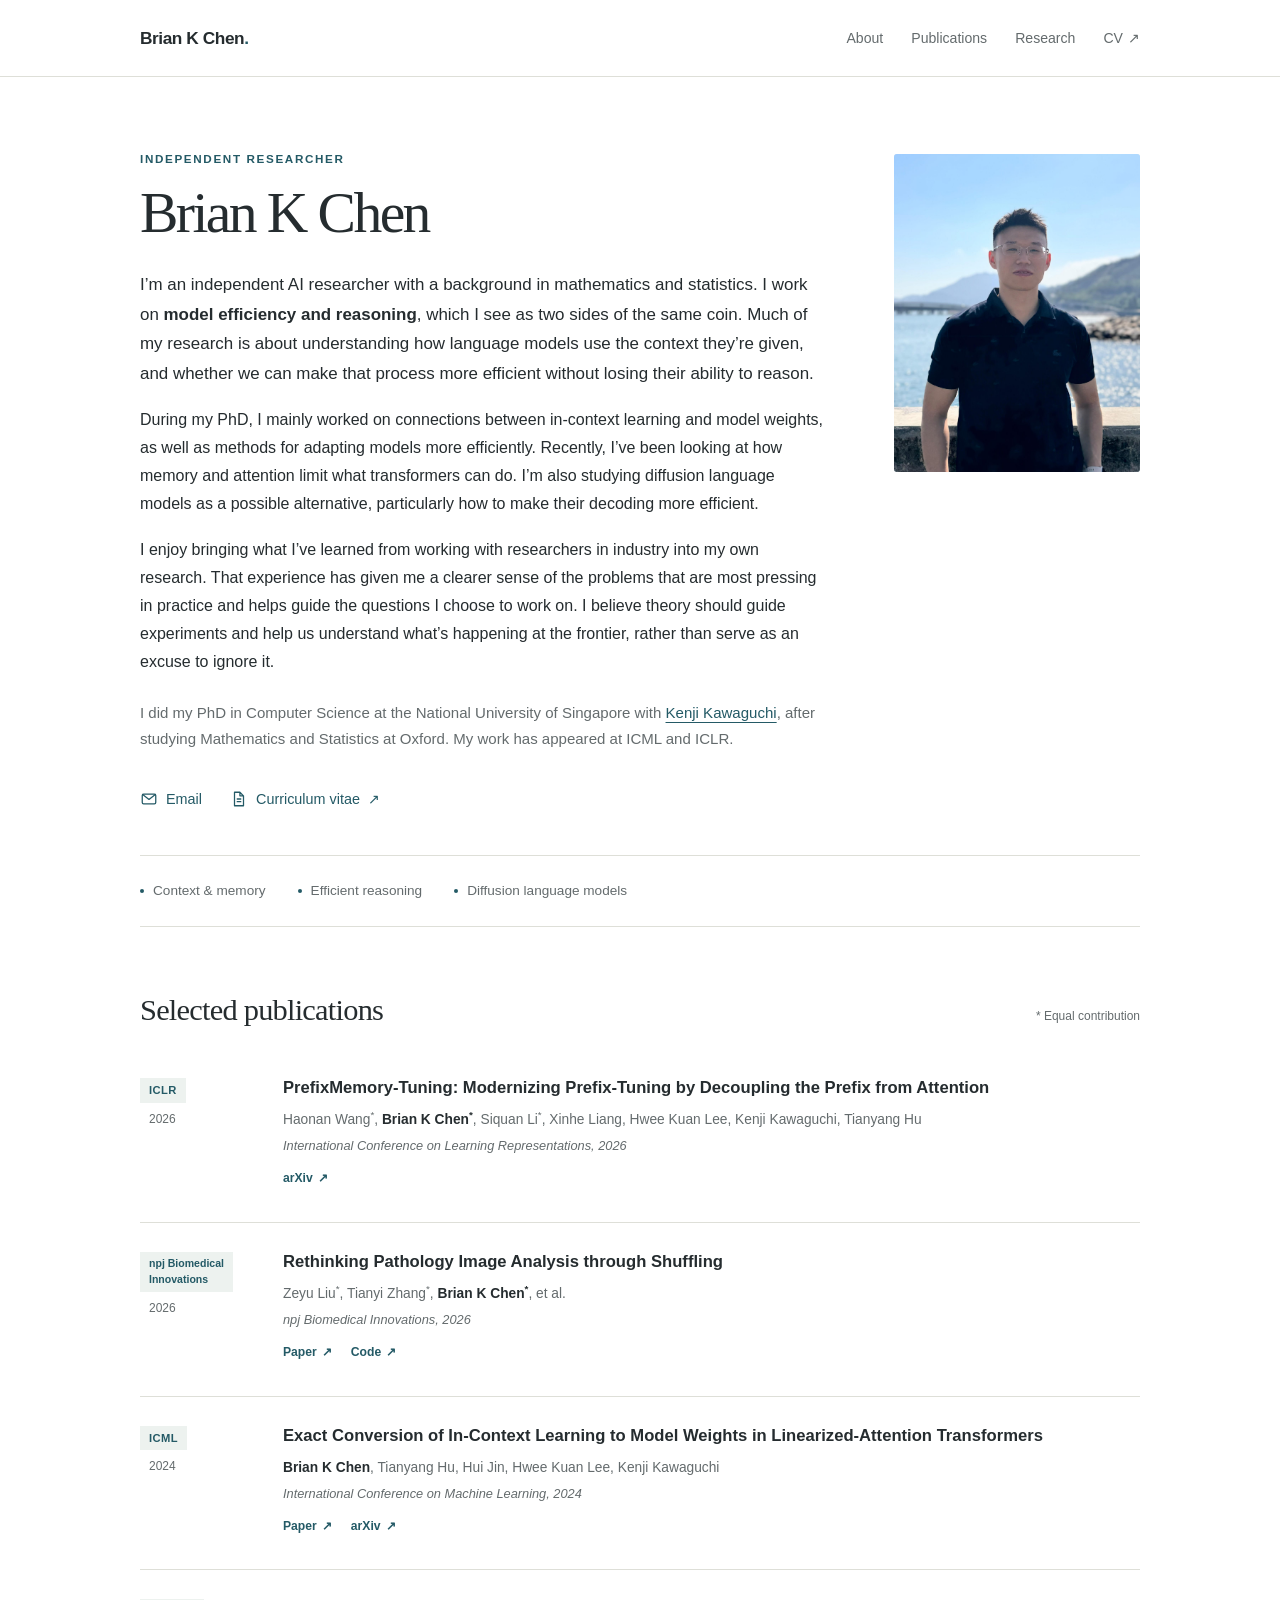
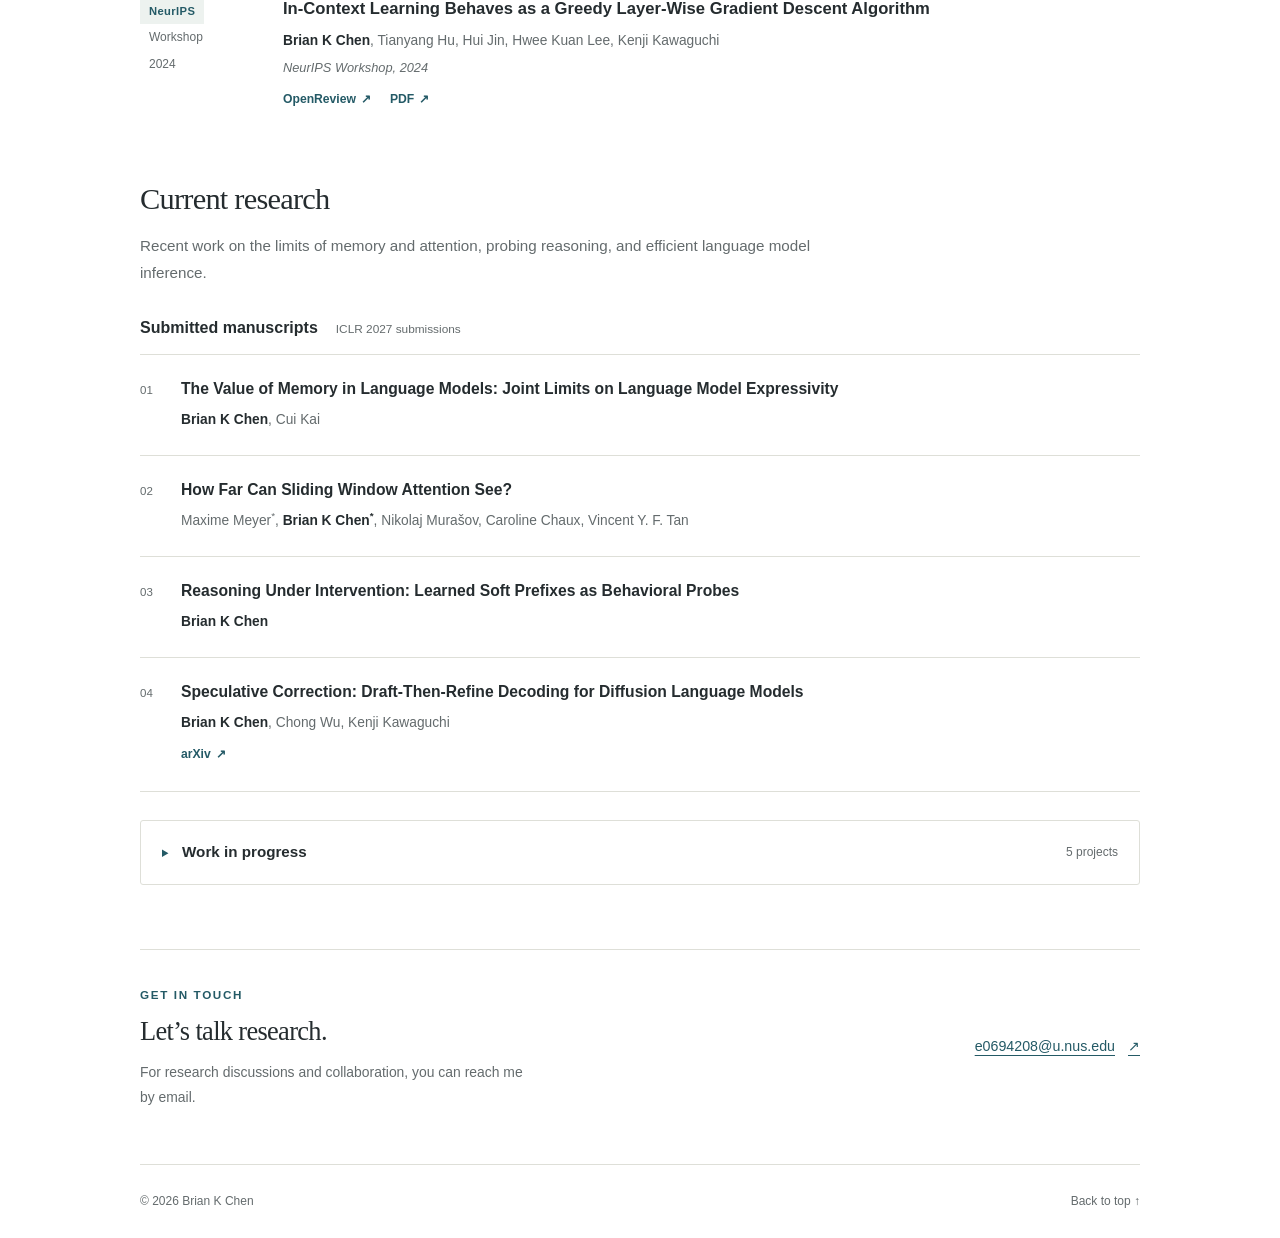
<file: index.html>
<!doctype html>
<html lang="en">
<head>
  <meta charset="utf-8">
  <meta name="viewport" content="width=device-width, initial-scale=1">
  <meta name="description" content="Brian K Chen is an independent AI researcher working on model efficiency, reasoning, transformer context and memory, and diffusion language models.">
  <meta name="theme-color" content="#ffffff">
  <meta property="og:type" content="website">
  <meta property="og:title" content="Brian K Chen · Independent Researcher">
  <meta property="og:description" content="Research on model efficiency and reasoning, context and memory in transformers, and diffusion language models.">
  <title>Brian K Chen · Independent Researcher</title>
  <link rel="icon" href="assets/favicon.svg" type="image/svg+xml">
  <link rel="stylesheet" href="styles.css">
</head>
<body>
  <a class="skip-link" href="#main">Skip to content</a>
  <header class="site-header">
    <nav class="navigation page-width" aria-label="Main navigation">
      <a class="wordmark" href="./" aria-label="Brian K Chen, home">Brian K Chen<span aria-hidden="true">.</span></a>
      <ul class="nav-links">
        <li><a href="#about">About</a></li>
        <li><a href="#publications">Publications</a></li>
        <li><a href="#research">Research</a></li>
        <li><a href="cv.html">CV <span aria-hidden="true">↗</span></a></li>
      </ul>
    </nav>
  </header>

  <main id="main" class="page-width">
    <!-- ABOUT: edit your introduction, education, and contact links here. -->
    <section id="about" class="about" aria-labelledby="name">
      <div class="intro">
        <p class="eyebrow">Independent Researcher</p>
        <h1 id="name">Brian K Chen</h1>
        <p class="intro-lead">I’m an independent AI researcher with a background in mathematics and statistics. I work on <strong>model efficiency and reasoning</strong>, which I see as two sides of the same coin. Much of my research is about understanding how language models use the context they’re given, and whether we can make that process more efficient without losing their ability to reason.</p>
        <p>During my PhD, I mainly worked on connections between in-context learning and model weights, as well as methods for adapting models more efficiently. Recently, I’ve been looking at how memory and attention limit what transformers can do. I’m also studying diffusion language models as a possible alternative, particularly how to make their decoding more efficient.</p>
        <p>I enjoy bringing what I’ve learned from working with researchers in industry into my own research. That experience has given me a clearer sense of the problems that are most pressing in practice and helps guide the questions I choose to work on. I believe theory should guide experiments and help us understand what’s happening at the frontier, rather than serve as an excuse to ignore it.</p>
        <p class="background">I did my PhD in Computer Science at the National University of Singapore with <a href="https://ml.comp.nus.edu.sg/">Kenji Kawaguchi</a>, after studying Mathematics and Statistics at Oxford. My work has appeared at ICML and ICLR.</p>
        <div class="profile-links" aria-label="Contact and CV">
          <a href="mailto:e0694208@u.nus.edu"><svg viewBox="0 0 20 20" aria-hidden="true"><rect x="2.5" y="4.5" width="15" height="11" rx="1.5"/><path d="m3 5 7 5.5L17 5"/></svg>Email</a>
          <a href="cv.html"><svg viewBox="0 0 20 20" aria-hidden="true"><path d="M5 2.5h6l4 4v11H5zM11 2.5v4h4M8 10h4M8 13h4"/></svg>Curriculum vitae <span aria-hidden="true">↗</span></a>
        </div>
      </div>
      <figure class="portrait">
        <img src="assets/profile.jpeg" alt="Brian K Chen by the waterfront" width="1383" height="1985" fetchpriority="high">
      </figure>
    </section>

    <div class="research-interests" aria-label="Research interests">
      <span>Context &amp; memory</span>
      <span>Efficient reasoning</span>
      <span>Diffusion language models</span>
    </div>

    <!-- PUBLICATIONS: each paper is one <li>. Keep the CV in sync when editing. -->
    <section id="publications" class="section" aria-labelledby="publications-heading">
      <div class="section-heading">
        <h2 id="publications-heading">Selected publications</h2>
        <p class="section-note"><span aria-hidden="true">*</span> Equal contribution</p>
      </div>
      <ol class="publications">
        <li class="publication">
          <div class="publication-label"><span class="venue">ICLR</span><span class="year">2026</span></div>
          <article>
            <h3><a href="https://arxiv.org/abs/2506.13674">PrefixMemory-Tuning: Modernizing Prefix-Tuning by Decoupling the Prefix from Attention</a></h3>
            <p class="authors">Haonan Wang<sup>*</sup>, <strong>Brian K Chen<sup>*</sup></strong>, Siquan Li<sup>*</sup>, Xinhe Liang, Hwee Kuan Lee, Kenji Kawaguchi, Tianyang Hu</p>
            <p class="publication-venue">International Conference on Learning Representations, 2026</p>
            <div class="paper-links"><a href="https://arxiv.org/abs/2506.13674" aria-label="PrefixMemory-Tuning on arXiv">arXiv <span aria-hidden="true">↗</span></a></div>
          </article>
        </li>
        <li class="publication">
          <div class="publication-label"><span class="venue venue-journal">npj Biomedical<br> Innovations</span><span class="year">2026</span></div>
          <article>
            <h3><a href="https://www.nature.com/articles/s44385-026-00096-4">Rethinking Pathology Image Analysis through Shuffling</a></h3>
            <p class="authors">Zeyu Liu<sup>*</sup>, Tianyi Zhang<sup>*</sup>, <strong>Brian K Chen<sup>*</sup></strong>, et al.</p>
            <p class="publication-venue">npj Biomedical Innovations, 2026</p>
            <div class="paper-links"><a href="https://www.nature.com/articles/s44385-026-00096-4" aria-label="Read Rethinking Pathology Image Analysis through Shuffling">Paper <span aria-hidden="true">↗</span></a><a href="https://github.com/sagizty/MIL-SI" aria-label="Code for Rethinking Pathology Image Analysis through Shuffling">Code <span aria-hidden="true">↗</span></a></div>
          </article>
        </li>
        <li class="publication">
          <div class="publication-label"><span class="venue">ICML</span><span class="year">2024</span></div>
          <article>
            <h3><a href="https://proceedings.mlr.press/v235/chen24r.html">Exact Conversion of In-Context Learning to Model Weights in Linearized-Attention Transformers</a></h3>
            <p class="authors"><strong>Brian K Chen</strong>, Tianyang Hu, Hui Jin, Hwee Kuan Lee, Kenji Kawaguchi</p>
            <p class="publication-venue">International Conference on Machine Learning, 2024</p>
            <div class="paper-links"><a href="https://proceedings.mlr.press/v235/chen24r.html" aria-label="Proceedings for Exact Conversion of In-Context Learning to Model Weights">Paper <span aria-hidden="true">↗</span></a><a href="https://arxiv.org/abs/2406.02847" aria-label="Exact Conversion of In-Context Learning to Model Weights on arXiv">arXiv <span aria-hidden="true">↗</span></a></div>
          </article>
        </li>
        <li class="publication">
          <div class="publication-label"><span class="venue">NeurIPS</span><span class="label-detail">Workshop</span><span class="year">2024</span></div>
          <article>
            <h3><a href="https://openreview.net/forum?id=I0jWlviNHp">In-Context Learning Behaves as a Greedy Layer-Wise Gradient Descent Algorithm</a></h3>
            <p class="authors"><strong>Brian K Chen</strong>, Tianyang Hu, Hui Jin, Hwee Kuan Lee, Kenji Kawaguchi</p>
            <p class="publication-venue">NeurIPS Workshop, 2024</p>
            <div class="paper-links"><a href="https://openreview.net/forum?id=I0jWlviNHp" aria-label="In-Context Learning Behaves as a Greedy Layer-Wise Gradient Descent Algorithm on OpenReview">OpenReview <span aria-hidden="true">↗</span></a><a href="https://openreview.net/pdf?id=I0jWlviNHp" aria-label="PDF of In-Context Learning Behaves as a Greedy Layer-Wise Gradient Descent Algorithm">PDF <span aria-hidden="true">↗</span></a></div>
          </article>
        </li>
      </ol>
    </section>

    <!-- CURRENT RESEARCH: submissions are deliberately separate from publications. -->
    <section id="research" class="section" aria-labelledby="research-heading">
      <div class="section-heading"><h2 id="research-heading">Current research</h2></div>
      <p class="section-description">Recent work on the limits of memory and attention, probing reasoning, and efficient language model inference.</p>
      <h3 class="subsection-heading">Submitted manuscripts <span>ICLR 2027 submissions</span></h3>
      <ol class="manuscripts">
        <li>
          <h4>The Value of Memory in Language Models: Joint Limits on Language Model Expressivity</h4>
          <p class="authors"><strong>Brian K Chen</strong>, Cui Kai</p>
        </li>
        <li>
          <h4>How Far Can Sliding Window Attention See?</h4>
          <p class="authors">Maxime Meyer<sup>*</sup>, <strong>Brian K Chen<sup>*</sup></strong>, Nikolaj Murašov, Caroline Chaux, Vincent Y. F. Tan</p>
        </li>
        <li>
          <h4>Reasoning Under Intervention: Learned Soft Prefixes as Behavioral Probes</h4>
          <p class="authors"><strong>Brian K Chen</strong></p>
        </li>
        <li>
          <h4><a href="https://arxiv.org/abs/2608.02625">Speculative Correction: Draft-Then-Refine Decoding for Diffusion Language Models</a></h4>
          <p class="authors"><strong>Brian K Chen</strong>, Chong Wu, Kenji Kawaguchi</p>
          <div class="paper-links"><a href="https://arxiv.org/abs/2608.02625" aria-label="Speculative Correction on arXiv">arXiv <span aria-hidden="true">↗</span></a></div>
        </li>
      </ol>
      <details class="work-in-progress">
        <summary><span>Work in progress</span><span class="summary-count">5 projects</span></summary>
        <ul class="project-list">
          <li><h4>Bottlenecks in Hybrid Sliding-Window Attention</h4><p class="authors"><strong>Brian K Chen</strong>, Maxime Meyer</p></li>
          <li><h4>The Expressivity of the Indexer Controls the Expressivity of the Language Model</h4><p class="authors"><strong>Brian K Chen</strong>, Maxime Meyer</p></li>
          <li><h4>BFLA: Block-Filtered Long-Context Attention Mechanism</h4><p class="authors">Wu Chong, <strong>Brian K Chen</strong>, et al.</p></li>
          <li><h4>Index-Predictor: Does DeepSeek Need as Many Static Heads?</h4><p class="authors"><strong>Brian K Chen</strong>, Wu Chong</p></li>
          <li><h4>Amortized Memory Systems for Long-Horizon Agentic Harnesses</h4><p class="authors"><strong>Brian K Chen</strong></p></li>
        </ul>
      </details>
    </section>

    <section id="contact" class="contact section" aria-labelledby="contact-heading">
      <div><p class="eyebrow">Get in touch</p><h2 id="contact-heading">Let’s talk research.</h2><p>For research discussions and collaboration, you can reach me by email.</p></div>
      <a class="contact-email" href="mailto:e0694208@u.nus.edu">e0694208@u.nus.edu <span aria-hidden="true">↗</span></a>
    </section>
  </main>

  <footer class="site-footer page-width"><span>© 2026 Brian K Chen</span><a href="#about">Back to top <span aria-hidden="true">↑</span></a></footer>
</body>
</html>
</file>
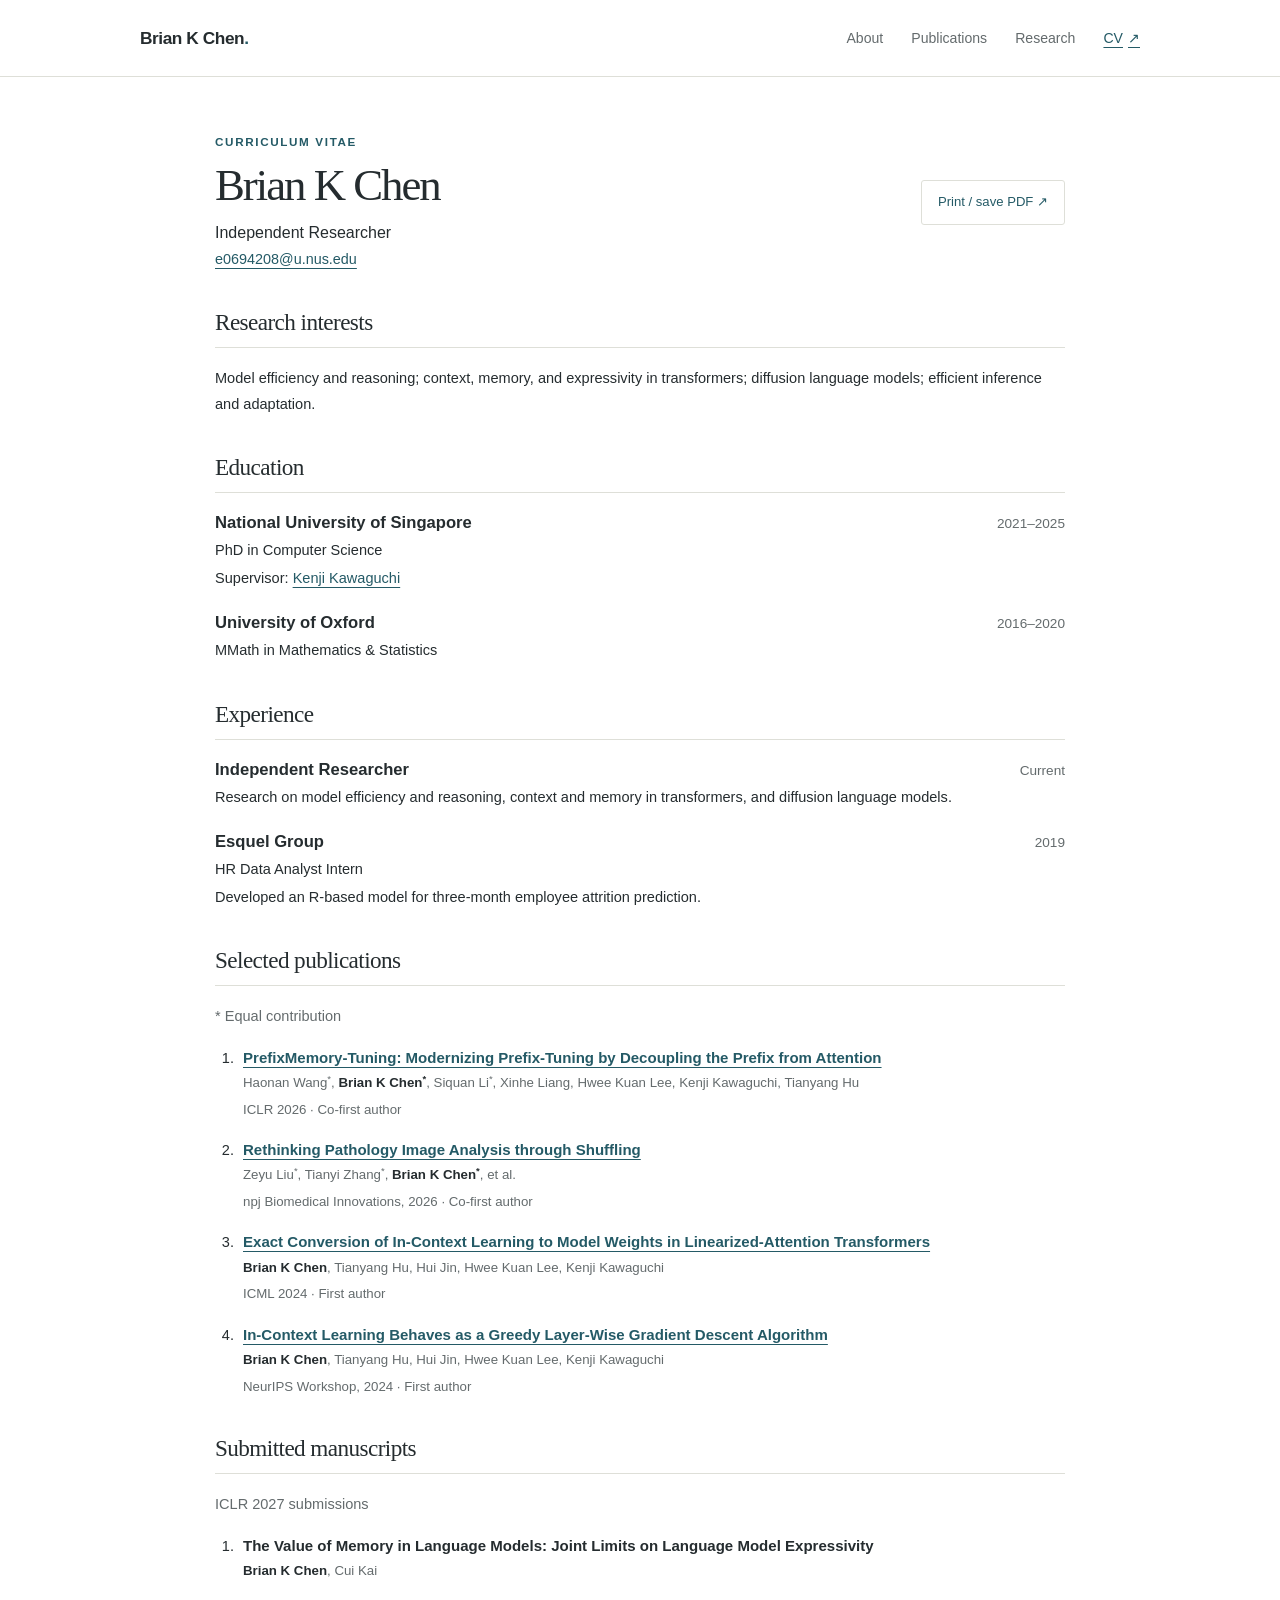
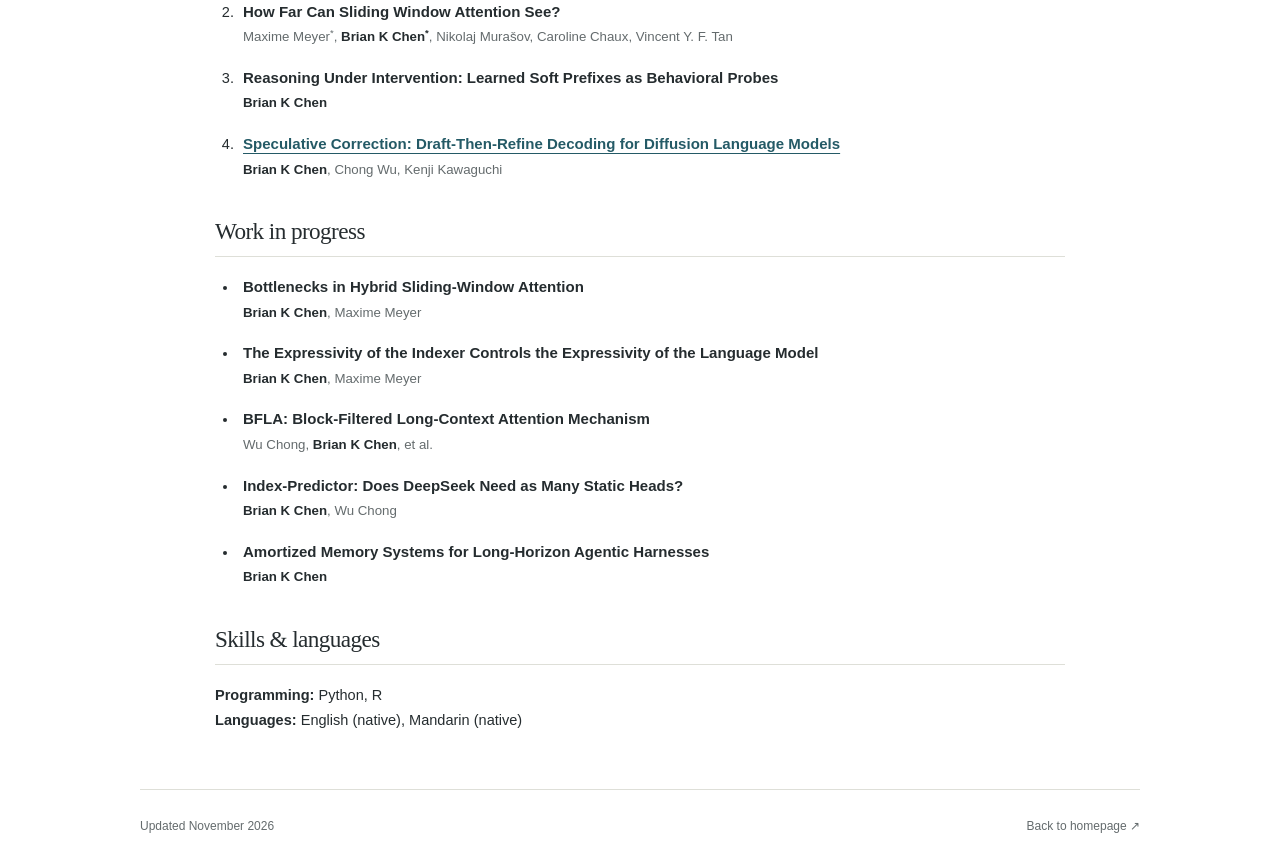
<file: cv.html>
<!doctype html>
<html lang="en">
<head>
  <meta charset="utf-8">
  <meta name="viewport" content="width=device-width, initial-scale=1">
  <meta name="description" content="Curriculum vitae of Brian K Chen, independent AI researcher. Education, publications, and current research.">
  <meta name="theme-color" content="#ffffff">
  <title>Curriculum vitae · Brian K Chen</title>
  <link rel="icon" href="assets/favicon.svg" type="image/svg+xml">
  <link rel="stylesheet" href="styles.css">
  <script src="cv.js" defer></script>
</head>
<body>
  <a class="skip-link" href="#main">Skip to content</a>
  <header class="site-header">
    <nav class="navigation page-width" aria-label="Main navigation">
      <a class="wordmark" href="./" aria-label="Brian K Chen, home">Brian K Chen<span aria-hidden="true">.</span></a>
      <ul class="nav-links">
        <li><a href="index.html#about">About</a></li>
        <li><a href="index.html#publications">Publications</a></li>
        <li><a href="index.html#research">Research</a></li>
        <li><a href="cv.html" aria-current="page">CV <span aria-hidden="true">↗</span></a></li>
      </ul>
    </nav>
  </header>

  <main id="main" class="page-width cv-main">
    <div class="cv-heading">
      <div>
        <p class="eyebrow">Curriculum vitae</p>
        <h1>Brian K Chen</h1>
        <p>Independent Researcher</p>
        <p class="cv-contact"><a href="mailto:e0694208@u.nus.edu">e0694208@u.nus.edu</a></p>
      </div>
      <button type="button" class="print-button" id="print-cv" hidden>Print / save PDF <span aria-hidden="true">↗</span></button>
    </div>

    <section class="cv-section" aria-labelledby="interests-heading">
      <h2 id="interests-heading">Research interests</h2>
      <p>Model efficiency and reasoning; context, memory, and expressivity in transformers; diffusion language models; efficient inference and adaptation.</p>
    </section>

    <section class="cv-section" aria-labelledby="education-heading">
      <h2 id="education-heading">Education</h2>
      <div class="cv-item">
        <div class="cv-item-heading"><h3>National University of Singapore</h3><span>2021–2025</span></div>
        <p>PhD in Computer Science</p>
        <p>Supervisor: <a href="https://ml.comp.nus.edu.sg/">Kenji Kawaguchi</a></p>
      </div>
      <div class="cv-item">
        <div class="cv-item-heading"><h3>University of Oxford</h3><span>2016–2020</span></div>
        <p>MMath in Mathematics &amp; Statistics</p>
      </div>
    </section>

    <section class="cv-section" aria-labelledby="experience-heading">
      <h2 id="experience-heading">Experience</h2>
      <div class="cv-item">
        <div class="cv-item-heading"><h3>Independent Researcher</h3><span>Current</span></div>
        <p>Research on model efficiency and reasoning, context and memory in transformers, and diffusion language models.</p>
      </div>
      <div class="cv-item">
        <div class="cv-item-heading"><h3>Esquel Group</h3><span>2019</span></div>
        <p>HR Data Analyst Intern</p>
        <p>Developed an R-based model for three-month employee attrition prediction.</p>
      </div>
    </section>

    <section class="cv-section" aria-labelledby="publications-heading">
      <h2 id="publications-heading">Selected publications</h2>
      <p class="section-note">* Equal contribution</p>
      <ol class="cv-list">
        <li>
          <h3><a href="https://arxiv.org/abs/2506.13674">PrefixMemory-Tuning: Modernizing Prefix-Tuning by Decoupling the Prefix from Attention</a></h3>
          <p class="authors">Haonan Wang<sup>*</sup>, <strong>Brian K Chen<sup>*</sup></strong>, Siquan Li<sup>*</sup>, Xinhe Liang, Hwee Kuan Lee, Kenji Kawaguchi, Tianyang Hu</p>
          <p class="publication-venue">ICLR 2026 · Co-first author</p>
        </li>
        <li>
          <h3><a href="https://www.nature.com/articles/s44385-026-00096-4">Rethinking Pathology Image Analysis through Shuffling</a></h3>
          <p class="authors">Zeyu Liu<sup>*</sup>, Tianyi Zhang<sup>*</sup>, <strong>Brian K Chen<sup>*</sup></strong>, et al.</p>
          <p class="publication-venue">npj Biomedical Innovations, 2026 · Co-first author</p>
        </li>
        <li>
          <h3><a href="https://proceedings.mlr.press/v235/chen24r.html">Exact Conversion of In-Context Learning to Model Weights in Linearized-Attention Transformers</a></h3>
          <p class="authors"><strong>Brian K Chen</strong>, Tianyang Hu, Hui Jin, Hwee Kuan Lee, Kenji Kawaguchi</p>
          <p class="publication-venue">ICML 2024 · First author</p>
        </li>
        <li>
          <h3><a href="https://openreview.net/forum?id=I0jWlviNHp">In-Context Learning Behaves as a Greedy Layer-Wise Gradient Descent Algorithm</a></h3>
          <p class="authors"><strong>Brian K Chen</strong>, Tianyang Hu, Hui Jin, Hwee Kuan Lee, Kenji Kawaguchi</p>
          <p class="publication-venue">NeurIPS Workshop, 2024 · First author</p>
        </li>
      </ol>
    </section>

    <section class="cv-section" aria-labelledby="submissions-heading">
      <h2 id="submissions-heading">Submitted manuscripts</h2>
      <p class="section-note">ICLR 2027 submissions</p>
      <ol class="cv-list">
        <li><h3>The Value of Memory in Language Models: Joint Limits on Language Model Expressivity</h3><p class="authors"><strong>Brian K Chen</strong>, Cui Kai</p></li>
        <li><h3>How Far Can Sliding Window Attention See?</h3><p class="authors">Maxime Meyer<sup>*</sup>, <strong>Brian K Chen<sup>*</sup></strong>, Nikolaj Murašov, Caroline Chaux, Vincent Y. F. Tan</p></li>
        <li><h3>Reasoning Under Intervention: Learned Soft Prefixes as Behavioral Probes</h3><p class="authors"><strong>Brian K Chen</strong></p></li>
        <li><h3><a href="https://arxiv.org/abs/2608.02625">Speculative Correction: Draft-Then-Refine Decoding for Diffusion Language Models</a></h3><p class="authors"><strong>Brian K Chen</strong>, Chong Wu, Kenji Kawaguchi</p></li>
      </ol>
    </section>

    <section class="cv-section" aria-labelledby="progress-heading">
      <h2 id="progress-heading">Work in progress</h2>
      <ul class="cv-list">
        <li><h3>Bottlenecks in Hybrid Sliding-Window Attention</h3><p class="authors"><strong>Brian K Chen</strong>, Maxime Meyer</p></li>
        <li><h3>The Expressivity of the Indexer Controls the Expressivity of the Language Model</h3><p class="authors"><strong>Brian K Chen</strong>, Maxime Meyer</p></li>
        <li><h3>BFLA: Block-Filtered Long-Context Attention Mechanism</h3><p class="authors">Wu Chong, <strong>Brian K Chen</strong>, et al.</p></li>
        <li><h3>Index-Predictor: Does DeepSeek Need as Many Static Heads?</h3><p class="authors"><strong>Brian K Chen</strong>, Wu Chong</p></li>
        <li><h3>Amortized Memory Systems for Long-Horizon Agentic Harnesses</h3><p class="authors"><strong>Brian K Chen</strong></p></li>
      </ul>
    </section>

    <section class="cv-section" aria-labelledby="skills-heading">
      <h2 id="skills-heading">Skills &amp; languages</h2>
      <p><strong>Programming:</strong> Python, R<br><strong>Languages:</strong> English (native), Mandarin (native)</p>
    </section>
  </main>
  <footer class="site-footer page-width"><span>Updated November 2026</span><a href="index.html">Back to homepage <span aria-hidden="true">↗</span></a></footer>
</body>
</html>
</file>
<file: styles.css>
/* Shared styles for the homepage and CV. No external fonts or dependencies. */
:root {
  color-scheme: light;
  --background: #ffffff;
  --ink: #252c2f;
  --muted: #646b6d;
  --accent: #245a66;
  --accent-dark: #153e48;
  --line: #dedfd8;
  --tint: #edf2ef;
  --serif: Georgia, "Times New Roman", serif;
  --sans: -apple-system, BlinkMacSystemFont, "Segoe UI", Arial, sans-serif;
}
* { box-sizing: border-box; }
html { scroll-behavior: smooth; scroll-padding-top: 6rem; }
body { margin: 0; background: var(--background); color: var(--ink); font-family: var(--sans); font-size: 16px; line-height: 1.75; -webkit-font-smoothing: antialiased; }
::selection { background: #d7e5df; color: #173d43; }
a { color: var(--accent); text-decoration-thickness: 1px; text-underline-offset: 4px; }
a:hover { color: var(--accent-dark); }
a:focus-visible, summary:focus-visible, button:focus-visible { outline: 2px solid var(--accent); outline-offset: 5px; border-radius: 2px; }
p { margin: 0 0 1.1rem; }
h1, h2, h3, h4 { margin: 0; color: var(--ink); }
h1, h2 { font-family: var(--serif); font-weight: 400; }
h1 { font-size: clamp(2.7rem, 5vw, 3.6rem); letter-spacing: -.045em; line-height: 1.15; margin: .45rem 0 1.5rem; }
h2 { font-size: 1.9rem; line-height: 1.25; letter-spacing: -.025em; }
h3, h4 { font-size: 1.04rem; font-weight: 600; line-height: 1.5; }
strong { font-weight: 600; }
sup { font-size: .72em; line-height: 0; }
svg { width: 18px; height: 18px; fill: none; stroke: currentColor; stroke-width: 1.4; stroke-linecap: round; stroke-linejoin: round; }
.page-width { width: min(100% - 64px, 1000px); margin-inline: auto; }
.skip-link { position: fixed; top: -100px; left: 16px; padding: .7rem 1.2rem; background: var(--ink); color: white; z-index: 20; }
.skip-link:focus { top: 10px; color: white; }
.site-header { background: var(--background); border-bottom: 1px solid var(--line); }
.navigation { min-height: 76px; display: flex; align-items: center; justify-content: space-between; gap: 24px; }
.wordmark { color: var(--ink); font-weight: 650; font-size: 1.08rem; text-decoration: none; letter-spacing: -.025em; white-space: nowrap; }
.wordmark span { color: var(--accent); }
.nav-links { display: flex; align-items: center; flex-wrap: wrap; gap: 28px; padding: 0; margin: 0; list-style: none; }
.nav-links a { display: inline-flex; align-items: center; gap: 5px; min-height: 44px; font-size: .88rem; color: var(--muted); text-decoration: none; }
.nav-links a:hover, .nav-links a[aria-current="page"] { color: var(--accent); text-decoration: underline; }
.about { display: grid; grid-template-columns: minmax(0, 1fr) 246px; align-items: start; gap: 68px; padding-top: 72px; }
.eyebrow { font-size: .73rem; font-weight: 600; letter-spacing: .14em; text-transform: uppercase; color: var(--accent); margin-bottom: .65rem; }
.intro-lead { font-size: 1.06rem; }
.background { color: var(--muted); font-size: .94rem; margin-top: 1.5rem; }
.portrait { margin: 5px 0 0; overflow: hidden; border-radius: 3px; background: #dce9ed; }
.portrait img { display: block; width: 100%; height: 318px; object-fit: cover; object-position: 50% 36%; }
.profile-links { display: flex; flex-wrap: wrap; gap: 28px; margin-top: 1.55rem; }
.profile-links a { display: inline-flex; align-items: center; gap: 8px; min-height: 44px; font-size: .9rem; text-decoration: none; }
.profile-links a:hover { text-decoration: underline; }
.research-interests { display: flex; flex-wrap: wrap; gap: 12px 32px; padding: 23px 0; margin-top: 34px; border-top: 1px solid var(--line); border-bottom: 1px solid var(--line); color: var(--muted); font-size: .85rem; }
.research-interests span { display: inline-flex; align-items: center; gap: 9px; }
.research-interests span::before { content: ""; width: 4px; height: 4px; background: var(--accent); border-radius: 50%; }
.section { margin-top: 64px; }
.section-heading { display: flex; align-items: baseline; justify-content: space-between; flex-wrap: wrap; gap: 10px 20px; margin-bottom: 8px; }
.section-note { color: var(--muted); font-size: .75rem; margin: 0; }
.section-description { color: var(--muted); margin-top: 15px; max-width: 700px; font-size: .95rem; }
.publications { list-style: none; padding: 0; margin: 20px 0 0; }
.publication { display: grid; grid-template-columns: 115px minmax(0, 1fr); gap: 28px; padding: 27px 0; border-bottom: 1px solid var(--line); }
.publication:last-child { border-bottom: 0; padding-bottom: 0; }
.publication-label { display: flex; flex-direction: column; align-items: flex-start; padding-top: 2px; gap: 3px; }
.venue { display: inline-block; padding: 4px 9px; background: var(--tint); color: var(--accent); font-size: .7rem; font-weight: 700; letter-spacing: .035em; line-height: 1.5; }
.venue-journal { font-size: .66rem; letter-spacing: 0; }
.year, .label-detail { color: var(--muted); font-size: .75rem; padding-left: 9px; }
.year { margin-top: 3px; font-variant-numeric: tabular-nums; }
.publication h3 a, .manuscripts h4 a { color: var(--ink); text-decoration: none; }
.publication h3 a:hover, .manuscripts h4 a:hover { color: var(--accent); text-decoration: underline; }
.authors { font-size: .86rem; line-height: 1.7; color: var(--muted); margin: 7px 0 4px; }
.authors strong { color: var(--ink); }
.publication-venue { margin: 4px 0; font-size: .8rem; font-style: italic; color: var(--muted); }
.paper-links { display: flex; flex-wrap: wrap; gap: 19px; margin-top: 5px; }
.paper-links a { display: inline-flex; align-items: center; gap: 5px; min-height: 32px; font-size: .76rem; font-weight: 600; text-decoration: none; }
.paper-links a:hover { text-decoration: underline; }
.subsection-heading { display: flex; align-items: baseline; flex-wrap: wrap; gap: 8px 18px; margin-top: 30px; padding-bottom: 14px; border-bottom: 1px solid var(--line); font-size: 1rem; }
.subsection-heading span { font-size: .74rem; color: var(--muted); font-weight: 400; }
.manuscripts { list-style: none; margin: 0; padding: 0; counter-reset: paper; }
.manuscripts > li { position: relative; padding: 22px 0 20px 41px; border-bottom: 1px solid var(--line); counter-increment: paper; }
.manuscripts > li::before { content: counter(paper, decimal-leading-zero); position: absolute; left: 0; top: 25px; color: var(--muted); font-size: .72rem; font-variant-numeric: tabular-nums; }
.manuscripts h4, .project-list h4 { font-size: .98rem; }
.work-in-progress { margin-top: 28px; border: 1px solid var(--line); border-radius: 3px; }
.work-in-progress summary { cursor: pointer; padding: 18px 21px; font-size: .95rem; font-weight: 600; }
.work-in-progress summary::marker { color: var(--accent); font-size: .75em; }
.work-in-progress summary > span:first-child { margin-left: 8px; }
.summary-count { color: var(--muted); font-size: .75rem; font-weight: 400; float: right; padding-top: 3px; }
.work-in-progress[open] summary { border-bottom: 1px solid var(--line); }
.project-list { list-style: none; padding: 0 24px; margin: 0; }
.project-list li { padding: 18px 0; border-bottom: 1px solid var(--line); }
.project-list li:last-child { border: 0; }
.contact { border-top: 1px solid var(--line); padding-top: 35px; display: flex; justify-content: space-between; align-items: center; gap: 25px; }
.contact h2 { font-size: 1.65rem; }
.contact p:not(.eyebrow) { font-size: .87rem; color: var(--muted); max-width: 390px; margin: 12px 0 0; }
.contact-email { display: inline-flex; gap: 13px; align-items: center; min-height: 44px; font-size: .89rem; overflow-wrap: anywhere; }
.site-footer { display: flex; justify-content: space-between; gap: 20px; padding-block: 26px; margin-top: 55px; border-top: 1px solid var(--line); color: var(--muted); font-size: .75rem; }
.site-footer a { color: var(--muted); text-decoration: none; }
.site-footer a:hover { text-decoration: underline; }

/* CV: also designed for the browser's Print / Save as PDF command. */
.cv-main { max-width: 850px; }
.cv-heading { padding-top: 55px; display: flex; justify-content: space-between; gap: 25px; align-items: center; }
.cv-heading h1 { font-size: 2.8rem; margin-bottom: .5rem; }
.cv-heading p { margin: 0; }
.cv-contact { font-size: .9rem; }
.print-button { font: inherit; font-size: .82rem; color: var(--accent); border: 1px solid var(--line); background: transparent; padding: 10px 16px; cursor: pointer; border-radius: 3px; }
.print-button:hover { background: var(--tint); }
.cv-section { margin-top: 36px; }
.cv-section > h2 { font-size: 1.45rem; border-bottom: 1px solid var(--line); padding-bottom: 10px; margin-bottom: 18px; }
.cv-section p, .cv-section li { font-size: .91rem; }
.cv-item { margin-bottom: 20px; }
.cv-item-heading { display: flex; justify-content: space-between; align-items: baseline; gap: 10px; }
.cv-item-heading span { font-size: .85rem; color: var(--muted); white-space: nowrap; }
.cv-item p { margin: 2px 0; }
.cv-list { padding-left: 23px; }
.cv-list li { padding-left: 5px; margin-bottom: 17px; }
.cv-list h3 { font-size: .94rem; }
.cv-list p { margin: 3px 0; }
.cv-list .authors, .cv-list .publication-venue { font-size: .83rem; }
.cv-list .publication-venue { font-style: normal; }

@media (max-width: 800px) {
  .about { grid-template-columns: minmax(0, 1fr) 195px; gap: 35px; padding-top: 48px; }
  .portrait img { height: 265px; }
  .contact { flex-direction: column; align-items: flex-start; gap: 15px; }
  .contact p:not(.eyebrow) { max-width: none; }
}
@media (max-width: 600px) {
  html { scroll-padding-top: 1.5rem; }
  .page-width { width: calc(100% - 40px); }
  .navigation { flex-direction: column; align-items: flex-start; gap: 0; padding-top: 15px; padding-bottom: 7px; }
  .nav-links { width: 100%; justify-content: space-between; gap: 5px 16px; }
  .nav-links a { font-size: .83rem; }
  .about { grid-template-columns: 1fr; gap: 28px; padding-top: 35px; }
  h1 { font-size: 2.8rem; }
  .intro-lead { font-size: 1rem; }
  .portrait { grid-row: 1; width: 132px; margin: 0; }
  .portrait img { height: 150px; object-position: 50% 28%; }
  .profile-links { gap: 20px; margin-top: 15px; }
  .research-interests { margin-top: 27px; padding-block: 18px; gap: 9px 24px; font-size: .78rem; }
  .section { margin-top: 45px; }
  h2 { font-size: 1.65rem; }
  .publication { grid-template-columns: 1fr; gap: 13px; padding-block: 24px; }
  .publication-label { flex-direction: row; align-items: center; flex-wrap: wrap; gap: 8px; }
  .venue-journal br { display: none; }
  .venue-journal { font-size: .7rem; }
  .year, .label-detail { padding: 0; margin: 0; }
  .publication h3 { font-size: 1rem; }
  .section-note { font-size: .72rem; }
  .manuscripts > li { padding-left: 30px; }
  .work-in-progress summary { padding-inline: 15px; }
  .project-list { padding-inline: 18px; }
  .contact-email { font-size: .85rem; gap: 8px; }
  .cv-heading { flex-direction: column; align-items: flex-start; padding-top: 35px; gap: 18px; }
  .cv-item-heading { flex-direction: column; gap: 2px; }
}
@media (prefers-reduced-motion: reduce) { html { scroll-behavior: auto; } }
@media print {
  @page { margin: 17mm; }
  :root { --background: #fff; --ink: #111; --muted: #444; --accent: #111; --line: #bbb; }
  body { font-size: 10pt; line-height: 1.5; }
  .site-header, .site-footer, .skip-link, .print-button { display: none !important; }
  .page-width, .cv-main { width: 100%; max-width: none; }
  .cv-heading { padding-top: 0; }
  .cv-heading h1 { font-size: 26pt; }
  .cv-section { margin-top: 20px; }
  .cv-section > h2 { font-size: 14pt; padding-bottom: 5px; margin-bottom: 12px; break-after: avoid; }
  .cv-section p, .cv-section li { font-size: 10pt; }
  .cv-list h3 { font-size: 10pt; }
  .cv-list .authors, .cv-list .publication-venue { font-size: 9pt; }
  .cv-item, .cv-list li { break-inside: avoid; margin-bottom: 12px; }
  a { color: inherit; text-decoration: none; }
}
</file>
